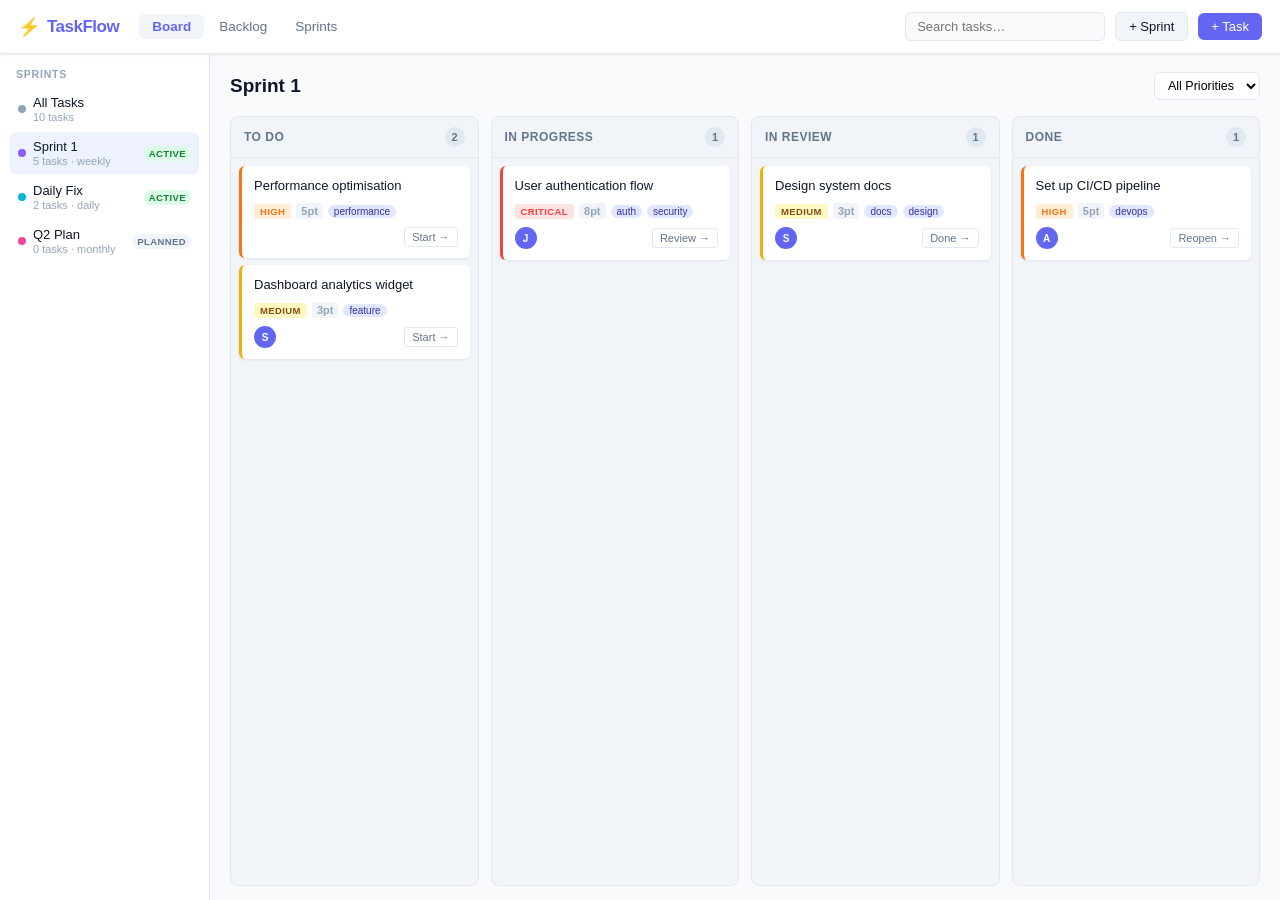
<file: index.html>
<!DOCTYPE html>
<html lang="en">
<head>
  <meta charset="UTF-8" />
  <meta name="viewport" content="width=device-width, initial-scale=1.0" />
  <title>TaskFlow</title>
  <link rel="manifest" href="manifest.json" />
  <meta name="theme-color" content="#6366f1" />
  <link rel="apple-touch-icon" href="icon.svg" />
  <link rel="stylesheet" href="styles.css" />
</head>
<body>
<div id="app">

  <header class="header">
    <div class="header-left">
      <div class="logo"><span class="logo-icon">⚡</span><span class="logo-text">TaskFlow</span></div>
      <nav class="nav">
        <button class="nav-btn active" data-view="board">Board</button>
        <button class="nav-btn" data-view="backlog">Backlog</button>
        <button class="nav-btn" data-view="sprints">Sprints</button>
      </nav>
    </div>
    <div class="header-right">
      <input type="text" id="search-input" class="search-input" placeholder="Search tasks…" />
      <button class="btn btn-secondary" id="new-sprint-btn">+ Sprint</button>
      <button class="btn btn-primary" id="new-task-btn">+ Task</button>
    </div>
  </header>

  <div class="body-wrap">
    <aside class="sidebar">
      <div class="sidebar-label">Sprints</div>
      <div id="sprint-list"></div>
    </aside>
    <main class="content">
      <div id="board-view" class="view">
        <div class="view-header"><h2 id="board-title">Board</h2><div class="view-filters"><select id="board-priority-filter"><option value="all">All Priorities</option><option value="critical">Critical</option><option value="high">High</option><option value="medium">Medium</option><option value="low">Low</option></select></div></div>
        <div class="board-columns">
          <div class="board-column" data-status="todo"><div class="col-header"><span class="col-title">To Do</span><span class="col-count" id="count-todo">0</span></div><div class="col-tasks" id="col-todo"></div></div>
          <div class="board-column" data-status="inprogress"><div class="col-header"><span class="col-title">In Progress</span><span class="col-count" id="count-inprogress">0</span></div><div class="col-tasks" id="col-inprogress"></div></div>
          <div class="board-column" data-status="inreview"><div class="col-header"><span class="col-title">In Review</span><span class="col-count" id="count-inreview">0</span></div><div class="col-tasks" id="col-inreview"></div></div>
          <div class="board-column" data-status="done"><div class="col-header"><span class="col-title">Done</span><span class="col-count" id="count-done">0</span></div><div class="col-tasks" id="col-done"></div></div>
        </div>
      </div>
      <div id="backlog-view" class="view hidden">
        <div class="view-header"><h2>Backlog</h2><div class="view-filters"><select id="bl-status-filter"><option value="all">All Statuses</option><option value="todo">To Do</option><option value="inprogress">In Progress</option><option value="inreview">In Review</option><option value="done">Done</option></select><select id="bl-priority-filter"><option value="all">All Priorities</option><option value="critical">Critical</option><option value="high">High</option><option value="medium">Medium</option><option value="low">Low</option></select></div></div>
        <div id="backlog-list" class="backlog-list"></div>
      </div>
      <div id="sprints-view" class="view hidden">
        <div class="view-header"><h2>Sprints</h2></div>
        <div id="sprints-list" class="sprints-list"></div>
      </div>
    </main>
  </div>

</div>

<div id="task-modal" class="modal hidden"><div class="modal-backdrop" id="task-backdrop"></div><div class="modal-box"><div class="modal-head"><h3 id="task-modal-heading">Create Task</h3><button class="modal-close" id="task-modal-close">✕</button></div><div class="modal-body"><div class="field"><label>Title *</label><input type="text" id="t-title" placeholder="What needs to be done?" /></div><div class="field"><label>Description</label><textarea id="t-desc" rows="3" placeholder="Add more detail…"></textarea></div><div class="field-row"><div class="field"><label>Status</label><select id="t-status"><option value="todo">To Do</option><option value="inprogress">In Progress</option><option value="inreview">In Review</option><option value="done">Done</option></select></div><div class="field"><label>Priority</label><select id="t-priority"><option value="low">Low</option><option value="medium" selected>Medium</option><option value="high">High</option><option value="critical">Critical</option></select></div></div><div class="field-row"><div class="field"><label>Sprint</label><select id="t-sprint"><option value="">Backlog (no sprint)</option></select></div><div class="field"><label>Story Points</label><input type="number" id="t-points" min="0" max="99" value="1" /></div></div><div class="field-row"><div class="field"><label>Assignee</label><input type="text" id="t-assignee" placeholder="Name…" /></div><div class="field"><label>Due Date</label><input type="date" id="t-due" /></div></div><div class="field"><label>Labels <small>(comma separated)</small></label><input type="text" id="t-labels" placeholder="bug, feature, docs…" /></div></div><div class="modal-foot"><button class="btn btn-ghost" id="task-cancel-btn">Cancel</button><button class="btn btn-primary" id="task-save-btn">Create Task</button></div></div></div>
<div id="sprint-modal" class="modal hidden"><div class="modal-backdrop" id="sprint-backdrop"></div><div class="modal-box modal-sm"><div class="modal-head"><h3 id="sprint-modal-heading">Create Sprint</h3><button class="modal-close" id="sprint-modal-close">✕</button></div><div class="modal-body"><div class="field"><label>Sprint Name *</label><input type="text" id="s-name" placeholder="Sprint name…" /></div><div class="field"><label>Sprint Type</label><div class="type-selector"><button class="type-btn" data-type="daily">Daily</button><button class="type-btn active" data-type="weekly">Weekly</button><button class="type-btn" data-type="monthly">Monthly</button></div></div><div class="field"><label>Start Date</label><input type="date" id="s-start" /></div><div class="field"><label>Goal</label><textarea id="s-goal" rows="2" placeholder="Sprint goal…"></textarea></div></div><div class="modal-foot"><button class="btn btn-ghost" id="sprint-cancel-btn">Cancel</button><button class="btn btn-primary" id="sprint-save-btn">Create Sprint</button></div></div></div>

<script src="app.js"></script>
<script>
if ('serviceWorker' in navigator) {
  window.addEventListener('load', () => navigator.serviceWorker.register('./sw.js').catch(() => {}));
}
</script>
</body>
</html>
</file>
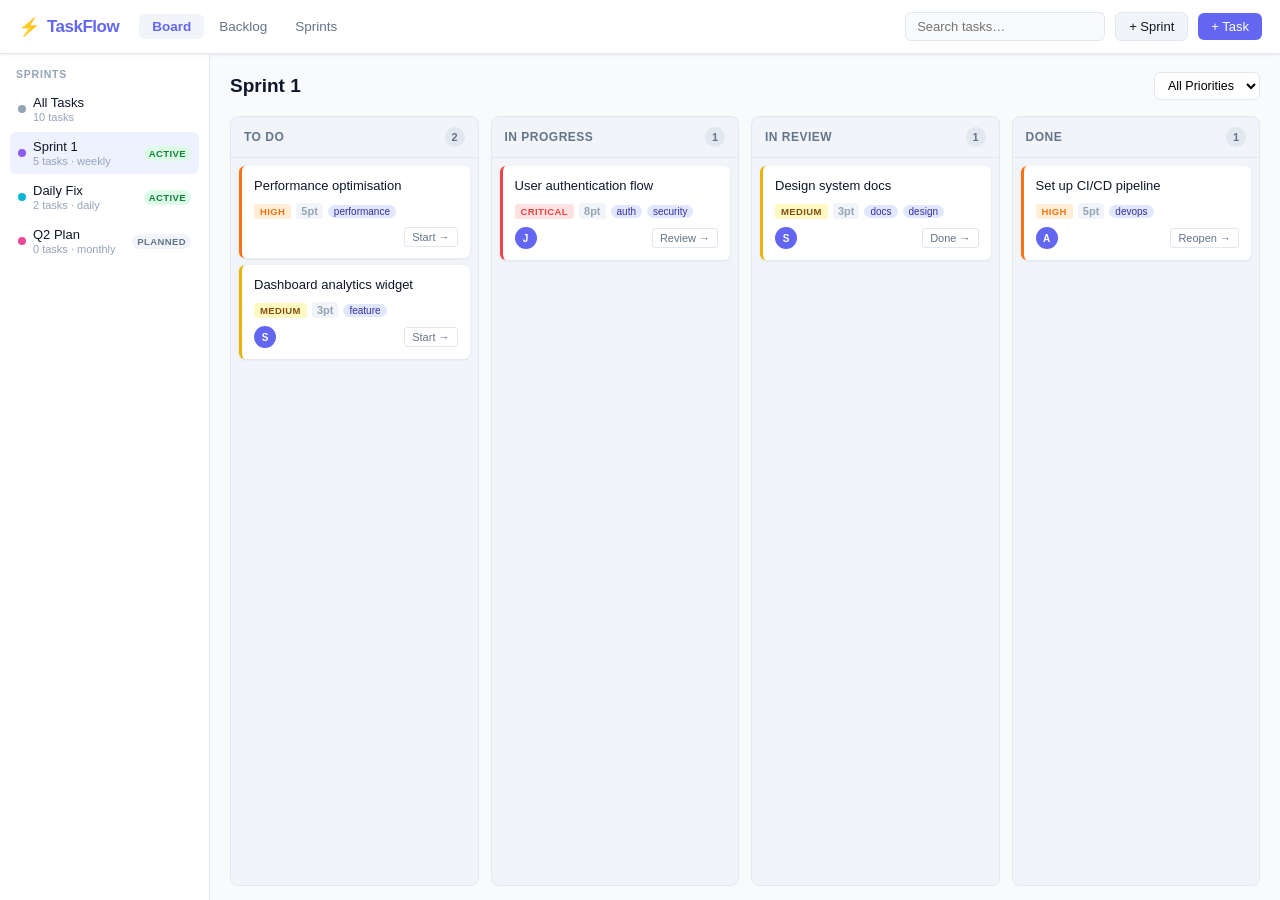
<file: taskflow.html>
<!DOCTYPE html>
<html lang="en">
<head>
  <meta charset="UTF-8" />
  <meta name="viewport" content="width=device-width, initial-scale=1.0" />
  <title>TaskFlow</title>
  <meta name="theme-color" content="#6366f1" />
  <meta name="mobile-web-app-capable" content="yes" />
  <meta name="apple-mobile-web-app-capable" content="yes" />
  <meta name="apple-mobile-web-app-title" content="TaskFlow" />
  <style>
/* ---- Variables ---- */
:root {
  --primary:        #6366f1;
  --primary-dark:   #4f46e5;
  --bg:             #f8fafc;
  --surface:        #ffffff;
  --surface-2:      #f1f5f9;
  --border:         #e2e8f0;
  --text:           #0f172a;
  --text-2:         #64748b;
  --text-3:         #94a3b8;

  --c-critical:     #ef4444;
  --c-high:         #f97316;
  --c-medium:       #eab308;
  --c-low:          #22c55e;

  --c-daily:        #06b6d4;
  --c-weekly:       #8b5cf6;
  --c-monthly:      #ec4899;

  --shadow-sm: 0 1px 3px rgba(0,0,0,.08);
  --shadow-md: 0 4px 8px rgba(0,0,0,.09);
  --shadow-lg: 0 12px 24px rgba(0,0,0,.12);

  --r:    6px;
  --r-lg: 12px;
}

/* ---- Reset ---- */
*, *::before, *::after { box-sizing: border-box; margin: 0; padding: 0; }

body {
  font-family: -apple-system, BlinkMacSystemFont, 'Segoe UI', Roboto, sans-serif;
  background: var(--bg);
  color: var(--text);
  height: 100vh;
  overflow: hidden;
}

#app { display: flex; flex-direction: column; height: 100vh; }

/* ---- Header ---- */
.header {
  display: flex;
  align-items: center;
  justify-content: space-between;
  height: 54px;
  padding: 0 18px;
  background: var(--surface);
  border-bottom: 1px solid var(--border);
  box-shadow: var(--shadow-sm);
  flex-shrink: 0;
  z-index: 50;
}

.header-left  { display: flex; align-items: center; gap: 20px; }
.header-right { display: flex; align-items: center; gap: 10px; }

.logo { display: flex; align-items: center; gap: 7px; text-decoration: none; }
.logo-icon { font-size: 18px; }
.logo-text  { font-size: 17px; font-weight: 700; color: var(--primary); letter-spacing: -.5px; }

.nav { display: flex; gap: 2px; }
.nav-btn {
  padding: 5px 13px;
  border: none;
  background: transparent;
  color: var(--text-2);
  font-size: 13.5px;
  font-weight: 500;
  border-radius: var(--r);
  cursor: pointer;
  transition: background .12s, color .12s;
}
.nav-btn:hover  { background: var(--surface-2); color: var(--text); }
.nav-btn.active { background: var(--surface-2); color: var(--primary); font-weight: 600; }

.search-input {
  padding: 6px 11px;
  width: 200px;
  border: 1px solid var(--border);
  border-radius: var(--r);
  font-size: 13px;
  background: var(--bg);
  outline: none;
  transition: border-color .12s;
}
.search-input:focus { border-color: var(--primary); }

/* ---- Buttons ---- */
.btn {
  padding: 6px 13px;
  border: none;
  border-radius: var(--r);
  font-size: 13px;
  font-weight: 500;
  cursor: pointer;
  transition: background .12s, opacity .12s;
}
.btn-primary   { background: var(--primary); color: #fff; }
.btn-primary:hover { background: var(--primary-dark); }
.btn-secondary { background: var(--surface-2); color: var(--text); border: 1px solid var(--border); }
.btn-secondary:hover { background: var(--border); }
.btn-ghost     { background: transparent; color: var(--text-2); }
.btn-ghost:hover { background: var(--surface-2); }
.btn-danger    { background: #fee2e2; color: var(--c-critical); }
.btn-danger:hover { background: #fecaca; }
.btn-success   { background: #dcfce7; color: #15803d; }
.btn-success:hover { background: #bbf7d0; }
.btn-sm { padding: 4px 9px; font-size: 12px; }

/* ---- Layout ---- */
.body-wrap { display: flex; flex: 1; overflow: hidden; }

/* ---- Sidebar ---- */
.sidebar {
  width: 210px;
  flex-shrink: 0;
  background: var(--surface);
  border-right: 1px solid var(--border);
  overflow-y: auto;
  padding: 14px 10px;
}

.sidebar-label {
  font-size: 10.5px;
  font-weight: 700;
  text-transform: uppercase;
  letter-spacing: .8px;
  color: var(--text-3);
  padding: 0 6px 8px;
}

.sp-item {
  display: flex;
  align-items: center;
  gap: 7px;
  padding: 7px 8px;
  border-radius: var(--r);
  cursor: pointer;
  transition: background .1s;
  margin-bottom: 2px;
}
.sp-item:hover  { background: var(--surface-2); }
.sp-item.active { background: #eef2ff; }

.sp-dot { width: 8px; height: 8px; border-radius: 50%; flex-shrink: 0; }

.sp-info       { flex: 1; min-width: 0; }
.sp-name       { font-size: 13px; font-weight: 500; white-space: nowrap; overflow: hidden; text-overflow: ellipsis; }
.sp-sub        { font-size: 11px; color: var(--text-3); margin-top: 1px; }

.sp-badge {
  font-size: 9.5px;
  font-weight: 700;
  padding: 2px 5px;
  border-radius: 8px;
  text-transform: uppercase;
  letter-spacing: .4px;
}
.sp-badge-planned   { background: #f1f5f9; color: var(--text-2); }
.sp-badge-active    { background: #dcfce7; color: #15803d; }
.sp-badge-completed { background: #e0e7ff; color: #4338ca; }

/* ---- Content ---- */
.content { flex: 1; overflow: hidden; display: flex; flex-direction: column; }

.view { flex: 1; display: flex; flex-direction: column; overflow: hidden; padding: 18px 20px 0; }
.view.hidden { display: none !important; }

.view-header {
  display: flex;
  align-items: center;
  justify-content: space-between;
  margin-bottom: 16px;
  flex-shrink: 0;
}
.view-header h2 { font-size: 19px; font-weight: 700; }

.view-filters { display: flex; gap: 7px; }
.view-filters select {
  padding: 5px 9px;
  border: 1px solid var(--border);
  border-radius: var(--r);
  font-size: 12.5px;
  background: var(--surface);
  cursor: pointer;
  outline: none;
}

/* ---- Board ---- */
.board-columns {
  display: flex;
  gap: 12px;
  flex: 1;
  overflow-x: auto;
  overflow-y: hidden;
  padding-bottom: 14px;
}

.board-column {
  flex: 1;
  min-width: 230px;
  background: var(--surface-2);
  border-radius: 8px;
  display: flex;
  flex-direction: column;
  overflow: hidden;
  border: 1px solid var(--border);
}

.col-header {
  display: flex;
  align-items: center;
  justify-content: space-between;
  padding: 10px 13px;
  border-bottom: 1px solid var(--border);
  flex-shrink: 0;
}
.col-title { font-size: 12px; font-weight: 700; color: var(--text-2); text-transform: uppercase; letter-spacing: .5px; }
.col-count {
  font-size: 11px; font-weight: 700;
  background: var(--border); color: var(--text-2);
  width: 20px; height: 20px; border-radius: 50%;
  display: flex; align-items: center; justify-content: center;
}

.col-tasks {
  flex: 1;
  overflow-y: auto;
  padding: 8px;
  display: flex;
  flex-direction: column;
  gap: 7px;
}

/* drag-over highlight */
.col-tasks.drag-over { background: #e0e7ff40; outline: 2px dashed var(--primary); border-radius: 6px; }

/* ---- Task Card ---- */
.task-card {
  background: var(--surface);
  border-radius: var(--r);
  padding: 11px 12px;
  box-shadow: var(--shadow-sm);
  cursor: grab;
  transition: box-shadow .12s, transform .12s;
  border-left: 3px solid transparent;
  position: relative;
  animation: fadeUp .18s ease;
}
.task-card:active { cursor: grabbing; }
.task-card:hover  { box-shadow: var(--shadow-md); transform: translateY(-1px); }
.task-card.dragging { opacity: .45; }

.task-card.priority-critical { border-left-color: var(--c-critical); }
.task-card.priority-high     { border-left-color: var(--c-high); }
.task-card.priority-medium   { border-left-color: var(--c-medium); }
.task-card.priority-low      { border-left-color: var(--c-low); }

.card-title { font-size: 13px; font-weight: 500; line-height: 1.4; margin-bottom: 8px; }

.card-meta { display: flex; align-items: center; gap: 5px; flex-wrap: wrap; margin-bottom: 8px; }

.pri-badge {
  font-size: 9.5px; font-weight: 700;
  padding: 2px 6px; border-radius: 3px;
  text-transform: uppercase; letter-spacing: .4px;
}
.pri-badge.critical { background: #fee2e2; color: var(--c-critical); }
.pri-badge.high     { background: #ffedd5; color: var(--c-high); }
.pri-badge.medium   { background: #fef9c3; color: #854d0e; }
.pri-badge.low      { background: #dcfce7; color: #14532d; }

.pts-badge { font-size: 11px; font-weight: 600; color: var(--text-3); background: var(--surface-2); padding: 2px 5px; border-radius: 3px; }

.label-chip { font-size: 10px; padding: 1px 6px; border-radius: 10px; background: #e0e7ff; color: #3730a3; font-weight: 500; }

.card-footer { display: flex; align-items: center; gap: 6px; }

.assignee-avatar {
  width: 22px; height: 22px; border-radius: 50%;
  background: var(--primary); color: #fff;
  font-size: 10px; font-weight: 700;
  display: flex; align-items: center; justify-content: center;
  flex-shrink: 0;
  position: relative;
}
.assignee-avatar .tip {
  position: absolute; bottom: calc(100% + 4px); left: 50%;
  transform: translateX(-50%);
  background: #1e293b; color: #fff; font-size: 11px;
  padding: 3px 7px; border-radius: 4px;
  white-space: nowrap; opacity: 0; pointer-events: none;
  transition: opacity .12s;
}
.assignee-avatar:hover .tip { opacity: 1; }

.due-label { font-size: 11px; color: var(--text-3); }
.due-label.overdue { color: var(--c-critical); font-weight: 600; }

.advance-btn {
  margin-left: auto;
  font-size: 11px; padding: 3px 7px;
  border: 1px solid var(--border); border-radius: 3px;
  background: var(--surface); cursor: pointer; color: var(--text-2);
  transition: background .12s, color .12s, border-color .12s;
}
.advance-btn:hover { background: var(--primary); color: #fff; border-color: var(--primary); }

/* hover actions */
.card-actions {
  position: absolute; top: 8px; right: 8px;
  display: none; gap: 3px;
}
.task-card:hover .card-actions { display: flex; }
.card-action {
  width: 20px; height: 20px; border: none; border-radius: 3px;
  background: var(--surface-2); color: var(--text-3);
  font-size: 11px; cursor: pointer;
  display: flex; align-items: center; justify-content: center;
  transition: background .1s, color .1s;
}
.card-action:hover              { background: var(--border); color: var(--text); }
.card-action.del:hover          { background: #fee2e2; color: var(--c-critical); }

/* ---- Backlog ---- */
.backlog-list { flex: 1; overflow-y: auto; padding-bottom: 14px; }

.bl-section { margin-bottom: 18px; }

.bl-section-head {
  display: flex; align-items: center; gap: 8px;
  padding: 9px 13px;
  background: var(--surface);
  border: 1px solid var(--border);
  border-radius: var(--r);
  margin-bottom: 4px;
}
.bl-section-head h4 { font-size: 13.5px; font-weight: 600; }
.bl-task-count { font-size: 12px; color: var(--text-3); margin-left: auto; }

.bl-row {
  display: flex; align-items: center; gap: 10px;
  padding: 9px 13px;
  background: var(--surface);
  border: 1px solid var(--border);
  border-radius: var(--r);
  margin-bottom: 4px;
  cursor: pointer;
  transition: border-color .1s, box-shadow .1s;
}
.bl-row:hover { border-color: var(--primary); box-shadow: var(--shadow-sm); }

.bl-title { flex: 1; font-size: 13.5px; font-weight: 500; }
.bl-meta  { display: flex; align-items: center; gap: 7px; }

.status-chip {
  font-size: 11px; font-weight: 500;
  padding: 2px 8px; border-radius: 10px;
}
.status-chip.todo       { background: #f1f5f9; color: var(--text-2); }
.status-chip.inprogress { background: #eef2ff; color: var(--primary); }
.status-chip.inreview   { background: #fff7ed; color: var(--c-high); }
.status-chip.done       { background: #dcfce7; color: #15803d; }

/* ---- Sprints View ---- */
.sprints-list { flex: 1; overflow-y: auto; display: flex; flex-direction: column; gap: 14px; padding-bottom: 20px; }

.sprint-card {
  background: var(--surface);
  border: 1px solid var(--border);
  border-radius: 10px;
  overflow: hidden;
  box-shadow: var(--shadow-sm);
}

.sc-head {
  display: flex; align-items: center; justify-content: space-between;
  padding: 14px 18px;
  border-bottom: 1px solid var(--border);
}
.sc-title { display: flex; align-items: center; gap: 9px; }
.sc-name  { font-size: 15px; font-weight: 600; }
.sc-actions { display: flex; gap: 6px; }

.type-tag {
  font-size: 10.5px; font-weight: 700;
  padding: 2px 8px; border-radius: 10px;
  text-transform: uppercase; letter-spacing: .5px;
}
.type-tag.daily   { background: #cffafe; color: #0e7490; }
.type-tag.weekly  { background: #ede9fe; color: #6d28d9; }
.type-tag.monthly { background: #fce7f3; color: #9d174d; }

.status-tag {
  font-size: 10.5px; font-weight: 700;
  padding: 2px 8px; border-radius: 10px;
  text-transform: uppercase; letter-spacing: .4px;
}
.status-tag.planned   { background: #f1f5f9; color: var(--text-2); }
.status-tag.active    { background: #dcfce7; color: #15803d; }
.status-tag.completed { background: #e0e7ff; color: #4338ca; }

.sc-goal {
  padding: 8px 18px;
  font-size: 12.5px; color: var(--text-2);
  background: var(--bg);
  border-bottom: 1px solid var(--border);
}

.sc-stats {
  display: flex; gap: 0;
  background: var(--bg);
  border-bottom: 1px solid var(--border);
}
.sc-stat {
  flex: 1; padding: 10px 18px;
  border-right: 1px solid var(--border);
}
.sc-stat:last-child { border-right: none; }
.sc-stat-label { font-size: 10.5px; color: var(--text-3); font-weight: 600; text-transform: uppercase; letter-spacing: .4px; }
.sc-stat-value { font-size: 14px; font-weight: 700; color: var(--text); margin-top: 2px; }
.sc-stat-value.warn   { color: var(--c-high); }
.sc-stat-value.danger { color: var(--c-critical); }

.sc-progress { padding: 8px 18px; }
.progress-bar { height: 5px; background: var(--border); border-radius: 3px; overflow: hidden; }
.progress-fill { height: 100%; background: var(--primary); border-radius: 3px; transition: width .3s; }

.sc-chips { display: flex; flex-wrap: wrap; gap: 6px; padding: 10px 18px 14px; }
.sc-chip {
  font-size: 12px; padding: 4px 10px;
  border-radius: var(--r); background: var(--surface-2); color: var(--text-2);
  cursor: pointer; border: 1px solid var(--border);
  transition: background .1s;
}
.sc-chip:hover { background: var(--border); }

/* ---- Modals ---- */
.modal {
  position: fixed; inset: 0; z-index: 200;
  display: flex; align-items: center; justify-content: center;
}
.modal.hidden { display: none; }

.modal-backdrop {
  position: absolute; inset: 0;
  background: rgba(15,23,42,.45);
  backdrop-filter: blur(3px);
}

.modal-box {
  position: relative; z-index: 1;
  background: var(--surface);
  border-radius: var(--r-lg);
  box-shadow: var(--shadow-lg);
  width: 540px; max-width: 96vw; max-height: 92vh;
  display: flex; flex-direction: column;
}
.modal-sm { width: 420px; }

.modal-head {
  display: flex; align-items: center; justify-content: space-between;
  padding: 18px 22px 14px;
  border-bottom: 1px solid var(--border);
}
.modal-head h3 { font-size: 17px; font-weight: 600; }

.modal-close {
  background: none; border: none; font-size: 16px;
  color: var(--text-3); cursor: pointer;
  padding: 3px 6px; border-radius: 4px;
  transition: background .1s, color .1s;
}
.modal-close:hover { background: var(--surface-2); color: var(--text); }

.modal-body {
  padding: 18px 22px;
  overflow-y: auto;
  display: flex; flex-direction: column; gap: 14px;
}

.modal-foot {
  display: flex; justify-content: flex-end; gap: 8px;
  padding: 14px 22px;
  border-top: 1px solid var(--border);
}

/* ---- Forms ---- */
.field { display: flex; flex-direction: column; gap: 5px; }
.field label { font-size: 12.5px; font-weight: 500; color: var(--text-2); }
.field small  { font-weight: 400; color: var(--text-3); }

.field input,
.field select,
.field textarea {
  padding: 7px 11px;
  border: 1px solid var(--border);
  border-radius: var(--r);
  font-size: 13.5px;
  color: var(--text);
  background: var(--bg);
  font-family: inherit;
  outline: none;
  transition: border-color .12s;
}
.field input:focus,
.field select:focus,
.field textarea:focus { border-color: var(--primary); }
.field textarea { resize: vertical; }
.field input.error { border-color: var(--c-critical); }

.field-row { display: flex; gap: 12px; }
.field-row .field { flex: 1; }

/* Sprint type selector */
.type-selector { display: flex; gap: 7px; }
.type-btn {
  flex: 1; padding: 8px;
  border: 2px solid var(--border);
  border-radius: var(--r);
  background: var(--surface);
  font-size: 13px; font-weight: 500;
  cursor: pointer; color: var(--text-2);
  transition: border-color .12s, background .12s, color .12s;
}
.type-btn:hover { border-color: var(--primary); color: var(--primary); }
.type-btn[data-type="daily"].active   { border-color: var(--c-daily);   background: #cffafe; color: #0e7490; }
.type-btn[data-type="weekly"].active  { border-color: var(--c-weekly);  background: #ede9fe; color: #6d28d9; }
.type-btn[data-type="monthly"].active { border-color: var(--c-monthly); background: #fce7f3; color: #9d174d; }

/* ---- Empty State ---- */
.empty {
  display: flex; flex-direction: column;
  align-items: center; justify-content: center;
  padding: 36px 20px;
  color: var(--text-3); text-align: center; gap: 6px;
}
.empty-icon { font-size: 28px; }
.empty-text { font-size: 13.5px; }

/* ---- Scrollbar ---- */
::-webkit-scrollbar { width: 5px; height: 5px; }
::-webkit-scrollbar-track { background: transparent; }
::-webkit-scrollbar-thumb { background: var(--border); border-radius: 3px; }
::-webkit-scrollbar-thumb:hover { background: var(--text-3); }

/* ---- Animations ---- */
@keyframes fadeUp {
  from { opacity: 0; transform: translateY(5px); }
  to   { opacity: 1; transform: translateY(0); }
}

/* ---- Responsive ---- */
@media (max-width: 860px) {
  .sidebar { display: none; }
}
@media (max-width: 640px) {
  .board-columns { flex-direction: column; overflow-y: auto; overflow-x: hidden; }
  .board-column  { max-width: none; }
}

</style>
</head>
<body>
<div id="app">

  <!-- Header -->
  <header class="header">
    <div class="header-left">
      <div class="logo">
        <span class="logo-icon">⚡</span>
        <span class="logo-text">TaskFlow</span>
      </div>
      <nav class="nav">
        <button class="nav-btn active" data-view="board">Board</button>
        <button class="nav-btn" data-view="backlog">Backlog</button>
        <button class="nav-btn" data-view="sprints">Sprints</button>
      </nav>
    </div>
    <div class="header-right">
      <input type="text" id="search-input" class="search-input" placeholder="Search tasks…" />
      <button class="btn btn-secondary" id="new-sprint-btn">+ Sprint</button>
      <button class="btn btn-primary" id="new-task-btn">+ Task</button>
    </div>
  </header>

  <!-- Body -->
  <div class="body-wrap">

    <!-- Sidebar -->
    <aside class="sidebar">
      <div class="sidebar-label">Sprints</div>
      <div id="sprint-list"></div>
    </aside>

    <!-- Views -->
    <main class="content">

      <!-- Board -->
      <div id="board-view" class="view">
        <div class="view-header">
          <h2 id="board-title">Board</h2>
          <div class="view-filters">
            <select id="board-priority-filter">
              <option value="all">All Priorities</option>
              <option value="critical">Critical</option>
              <option value="high">High</option>
              <option value="medium">Medium</option>
              <option value="low">Low</option>
            </select>
          </div>
        </div>
        <div class="board-columns">
          <div class="board-column" data-status="todo">
            <div class="col-header">
              <span class="col-title">To Do</span>
              <span class="col-count" id="count-todo">0</span>
            </div>
            <div class="col-tasks" id="col-todo"></div>
          </div>
          <div class="board-column" data-status="inprogress">
            <div class="col-header">
              <span class="col-title">In Progress</span>
              <span class="col-count" id="count-inprogress">0</span>
            </div>
            <div class="col-tasks" id="col-inprogress"></div>
          </div>
          <div class="board-column" data-status="inreview">
            <div class="col-header">
              <span class="col-title">In Review</span>
              <span class="col-count" id="count-inreview">0</span>
            </div>
            <div class="col-tasks" id="col-inreview"></div>
          </div>
          <div class="board-column" data-status="done">
            <div class="col-header">
              <span class="col-title">Done</span>
              <span class="col-count" id="count-done">0</span>
            </div>
            <div class="col-tasks" id="col-done"></div>
          </div>
        </div>
      </div>

      <!-- Backlog -->
      <div id="backlog-view" class="view hidden">
        <div class="view-header">
          <h2>Backlog</h2>
          <div class="view-filters">
            <select id="bl-status-filter">
              <option value="all">All Statuses</option>
              <option value="todo">To Do</option>
              <option value="inprogress">In Progress</option>
              <option value="inreview">In Review</option>
              <option value="done">Done</option>
            </select>
            <select id="bl-priority-filter">
              <option value="all">All Priorities</option>
              <option value="critical">Critical</option>
              <option value="high">High</option>
              <option value="medium">Medium</option>
              <option value="low">Low</option>
            </select>
          </div>
        </div>
        <div id="backlog-list" class="backlog-list"></div>
      </div>

      <!-- Sprints -->
      <div id="sprints-view" class="view hidden">
        <div class="view-header">
          <h2>Sprints</h2>
        </div>
        <div id="sprints-list" class="sprints-list"></div>
      </div>

    </main>
  </div><!-- /body-wrap -->

</div><!-- /app -->

<!-- Task Modal -->
<div id="task-modal" class="modal hidden">
  <div class="modal-backdrop" id="task-backdrop"></div>
  <div class="modal-box">
    <div class="modal-head">
      <h3 id="task-modal-heading">Create Task</h3>
      <button class="modal-close" id="task-modal-close">✕</button>
    </div>
    <div class="modal-body">
      <div class="field">
        <label>Title *</label>
        <input type="text" id="t-title" placeholder="What needs to be done?" />
      </div>
      <div class="field">
        <label>Description</label>
        <textarea id="t-desc" rows="3" placeholder="Add more detail…"></textarea>
      </div>
      <div class="field-row">
        <div class="field">
          <label>Status</label>
          <select id="t-status">
            <option value="todo">To Do</option>
            <option value="inprogress">In Progress</option>
            <option value="inreview">In Review</option>
            <option value="done">Done</option>
          </select>
        </div>
        <div class="field">
          <label>Priority</label>
          <select id="t-priority">
            <option value="low">Low</option>
            <option value="medium" selected>Medium</option>
            <option value="high">High</option>
            <option value="critical">Critical</option>
          </select>
        </div>
      </div>
      <div class="field-row">
        <div class="field">
          <label>Sprint</label>
          <select id="t-sprint">
            <option value="">Backlog (no sprint)</option>
          </select>
        </div>
        <div class="field">
          <label>Story Points</label>
          <input type="number" id="t-points" min="0" max="99" value="1" />
        </div>
      </div>
      <div class="field-row">
        <div class="field">
          <label>Assignee</label>
          <input type="text" id="t-assignee" placeholder="Name…" />
        </div>
        <div class="field">
          <label>Due Date</label>
          <input type="date" id="t-due" />
        </div>
      </div>
      <div class="field">
        <label>Labels <small>(comma separated)</small></label>
        <input type="text" id="t-labels" placeholder="bug, feature, docs…" />
      </div>
    </div>
    <div class="modal-foot">
      <button class="btn btn-ghost" id="task-cancel-btn">Cancel</button>
      <button class="btn btn-primary" id="task-save-btn">Create Task</button>
    </div>
  </div>
</div>

<!-- Sprint Modal -->
<div id="sprint-modal" class="modal hidden">
  <div class="modal-backdrop" id="sprint-backdrop"></div>
  <div class="modal-box modal-sm">
    <div class="modal-head">
      <h3 id="sprint-modal-heading">Create Sprint</h3>
      <button class="modal-close" id="sprint-modal-close">✕</button>
    </div>
    <div class="modal-body">
      <div class="field">
        <label>Sprint Name *</label>
        <input type="text" id="s-name" placeholder="Sprint name…" />
      </div>
      <div class="field">
        <label>Sprint Type</label>
        <div class="type-selector">
          <button class="type-btn" data-type="daily">Daily</button>
          <button class="type-btn active" data-type="weekly">Weekly</button>
          <button class="type-btn" data-type="monthly">Monthly</button>
        </div>
      </div>
      <div class="field">
        <label>Start Date</label>
        <input type="date" id="s-start" />
      </div>
      <div class="field">
        <label>Goal</label>
        <textarea id="s-goal" rows="2" placeholder="Sprint goal…"></textarea>
      </div>
    </div>
    <div class="modal-foot">
      <button class="btn btn-ghost" id="sprint-cancel-btn">Cancel</button>
      <button class="btn btn-primary" id="sprint-save-btn">Create Sprint</button>
    </div>
  </div>
</div>

<script>
'use strict';

// ─── Storage ──────────────────────────────────────────────────────────────────
const STORE_KEY = 'taskflow_v2';

function save() {
  localStorage.setItem(STORE_KEY, JSON.stringify({ tasks: st.tasks, sprints: st.sprints }));
}

function load() {
  try {
    const d = JSON.parse(localStorage.getItem(STORE_KEY) || '{}');
    st.tasks   = Array.isArray(d.tasks)   ? d.tasks   : [];
    st.sprints = Array.isArray(d.sprints) ? d.sprints : [];
    if (!st.tasks.length && !st.sprints.length) seed();
  } catch { seed(); }
}

// ─── State ────────────────────────────────────────────────────────────────────
const st = {
  tasks:          [],
  sprints:        [],
  view:           'board',
  selectedSprint: null,   // sprint id or null = "all"
  editingTask:    null,
  editingSprint:  null,
  sprintType:     'weekly',
  filters: { priority: 'all', status: 'all', search: '' },
};

// ─── ID / Date helpers ────────────────────────────────────────────────────────
const uid = () => Date.now().toString(36) + Math.random().toString(36).slice(2, 7);
const today = () => new Date().toISOString().split('T')[0];

function addDays(dateStr, n) {
  const d = new Date(dateStr + 'T12:00:00');
  d.setDate(d.getDate() + n);
  return d.toISOString().split('T')[0];
}

function sprintEnd(start, type) {
  if (type === 'daily')   return addDays(start, 1);
  if (type === 'weekly')  return addDays(start, 7);
  if (type === 'monthly') return addDays(start, 30);
  return addDays(start, 7);
}

function daysLeft(end) {
  const ms = new Date(end + 'T23:59:59') - Date.now();
  return Math.ceil(ms / 86400000);
}

function fmtDate(d) {
  if (!d) return '';
  return new Date(d + 'T12:00:00').toLocaleDateString('en-US', { month: 'short', day: 'numeric', year: 'numeric' });
}

function isOverdue(d) {
  return d && new Date(d + 'T23:59:59') < Date.now();
}

// ─── Task CRUD ────────────────────────────────────────────────────────────────
function addTask(data) {
  const t = {
    id: uid(), title: data.title, description: data.description || '',
    status: data.status || 'todo', priority: data.priority || 'medium',
    sprintId: data.sprintId || null, storyPoints: Number(data.storyPoints) || 1,
    labels: data.labels || [], assignee: data.assignee || '',
    dueDate: data.dueDate || null,
    createdAt: new Date().toISOString(),
  };
  st.tasks.unshift(t);
  save();
  return t.id;
}

function editTask(id, patch) {
  const i = st.tasks.findIndex(t => t.id === id);
  if (i < 0) return;
  st.tasks[i] = { ...st.tasks[i], ...patch };
  save();
}

function removeTask(id) {
  st.tasks = st.tasks.filter(t => t.id !== id);
  save();
}

// ─── Sprint CRUD ──────────────────────────────────────────────────────────────
function addSprint(data) {
  const start = data.startDate || today();
  const sp = {
    id: uid(), name: data.name,
    type: data.type || 'weekly',
    startDate: start, endDate: sprintEnd(start, data.type || 'weekly'),
    goal: data.goal || '', status: data.status || 'planned',
  };
  st.sprints.push(sp);
  save();
  return sp.id;
}

function editSprint(id, patch) {
  const i = st.sprints.findIndex(s => s.id === id);
  if (i < 0) return;
  st.sprints[i] = { ...st.sprints[i], ...patch };
  // Recalc end date if start or type changed
  const s = st.sprints[i];
  st.sprints[i].endDate = sprintEnd(s.startDate, s.type);
  save();
}

function removeSprint(id) {
  st.tasks.forEach(t => { if (t.sprintId === id) editTask(t.id, { sprintId: null }); });
  st.sprints = st.sprints.filter(s => s.id !== id);
  save();
}

// ─── Seed data ────────────────────────────────────────────────────────────────
function seed() {
  const s1 = addSprint({ name: 'Sprint 1', type: 'weekly',  startDate: today(), goal: 'Ship the MVP',          status: 'active'  });
  const s2 = addSprint({ name: 'Daily Fix', type: 'daily',  startDate: today(), goal: 'Patch critical bugs',   status: 'active'  });
  const s3 = addSprint({ name: 'Q2 Plan',   type: 'monthly',startDate: today(), goal: 'Roadmap for Q2 launch', status: 'planned' });

  [
    { title: 'Set up CI/CD pipeline',        description: 'Configure GitHub Actions for deploy',   priority: 'high',     status: 'done',       sprintId: s1, storyPoints: 5, labels: ['devops'],         assignee: 'Alex'   },
    { title: 'Design system docs',           description: 'Document all components & tokens',      priority: 'medium',   status: 'inreview',   sprintId: s1, storyPoints: 3, labels: ['docs','design'],   assignee: 'Sam'    },
    { title: 'User authentication flow',     description: 'OAuth 2.0 with Google and GitHub',      priority: 'critical', status: 'inprogress', sprintId: s1, storyPoints: 8, labels: ['auth','security'],  assignee: 'Jordan' },
    { title: 'Fix login redirect bug',       description: 'Redirect not firing after login',       priority: 'critical', status: 'inprogress', sprintId: s2, storyPoints: 2, labels: ['bug'],              assignee: 'Alex'   },
    { title: 'Dashboard analytics widget',   description: 'Add charts for key metrics',            priority: 'medium',   status: 'todo',       sprintId: s1, storyPoints: 3, labels: ['feature'],         assignee: 'Sam'    },
    { title: 'Mobile responsive layout',     description: 'All pages must work on mobile',         priority: 'high',     status: 'todo',       sprintId: s2, storyPoints: 5, labels: ['mobile','ui'],      assignee: 'Jordan' },
    { title: 'Performance optimisation',     description: 'Improve page load with lazy loading',   priority: 'high',     status: 'todo',       sprintId: s1, storyPoints: 5, labels: ['performance'],     assignee: ''       },
    { title: 'API rate limiting',            description: 'Prevent abuse with rate limits',        priority: 'low',      status: 'todo',       sprintId: null, storyPoints: 3, labels: ['api','security'], assignee: ''       },
    { title: 'Email notification system',    description: 'Send alerts for important events',      priority: 'medium',   status: 'todo',       sprintId: null, storyPoints: 5, labels: ['feature'],        assignee: ''       },
    { title: 'Data export (CSV / JSON)',     description: 'Let users export their data',           priority: 'low',      status: 'todo',       sprintId: null, storyPoints: 3, labels: ['feature'],        assignee: ''       },
  ].forEach(t => addTask(t));
}

// ─── Filtering ────────────────────────────────────────────────────────────────
function applyFilters(tasks) {
  return tasks.filter(t => {
    if (st.filters.priority !== 'all' && t.priority !== st.filters.priority) return false;
    if (st.filters.status   !== 'all' && t.status   !== st.filters.status)   return false;
    if (st.filters.search) {
      const q = st.filters.search.toLowerCase();
      if (!t.title.toLowerCase().includes(q) && !(t.description || '').toLowerCase().includes(q)) return false;
    }
    return true;
  });
}

function boardTasks() {
  let pool = st.selectedSprint ? st.tasks.filter(t => t.sprintId === st.selectedSprint) : st.tasks;
  return applyFilters(pool);
}

// ─── XSS-safe escape ─────────────────────────────────────────────────────────
function esc(s) {
  return String(s ?? '')
    .replace(/&/g,'&amp;').replace(/</g,'&lt;').replace(/>/g,'&gt;').replace(/"/g,'&quot;');
}

// ─── Render helpers ───────────────────────────────────────────────────────────
const TYPE_COLORS = { daily: '#06b6d4', weekly: '#8b5cf6', monthly: '#ec4899' };
const STATUS_LABELS = { todo: 'To Do', inprogress: 'In Progress', inreview: 'In Review', done: 'Done' };
const NEXT_STATUS   = { todo: 'inprogress', inprogress: 'inreview', inreview: 'done', done: 'todo' };
const NEXT_LABEL    = { todo: 'Start', inprogress: 'Review', inreview: 'Done', done: 'Reopen' };

// ─── Sidebar ─────────────────────────────────────────────────────────────────
function renderSidebar() {
  const el = document.getElementById('sprint-list');
  const allActive = !st.selectedSprint;

  let html = `
    <div class="sp-item ${allActive ? 'active' : ''}" data-sid="__all__">
      <div class="sp-dot" style="background:var(--text-3)"></div>
      <div class="sp-info">
        <div class="sp-name">All Tasks</div>
        <div class="sp-sub">${st.tasks.length} tasks</div>
      </div>
    </div>`;

  for (const sp of st.sprints) {
    const cnt = st.tasks.filter(t => t.sprintId === sp.id).length;
    html += `
      <div class="sp-item ${st.selectedSprint === sp.id ? 'active' : ''}" data-sid="${sp.id}">
        <div class="sp-dot" style="background:${TYPE_COLORS[sp.type]}"></div>
        <div class="sp-info">
          <div class="sp-name">${esc(sp.name)}</div>
          <div class="sp-sub">${cnt} tasks · ${sp.type}</div>
        </div>
        <span class="sp-badge sp-badge-${sp.status}">${sp.status}</span>
      </div>`;
  }

  el.innerHTML = html;

  el.querySelectorAll('.sp-item').forEach(item => {
    item.addEventListener('click', () => {
      const sid = item.dataset.sid;
      st.selectedSprint = sid === '__all__' ? null : sid;
      renderAll();
    });
  });
}

// ─── Board ────────────────────────────────────────────────────────────────────
function renderBoard() {
  const sp = st.selectedSprint ? st.sprints.find(s => s.id === st.selectedSprint) : null;
  document.getElementById('board-title').textContent = sp ? sp.name : 'All Tasks';

  const tasks = boardTasks();
  const COLS = ['todo', 'inprogress', 'inreview', 'done'];

  COLS.forEach(status => {
    const col   = tasks.filter(t => t.status === status);
    document.getElementById('count-' + status).textContent = col.length;
    const el = document.getElementById('col-' + status);
    el.innerHTML = col.length
      ? col.map(taskCardHTML).join('')
      : `<div class="empty"><div class="empty-text">No tasks</div></div>`;
    attachCardEvents(el);
  });
}

function taskCardHTML(t) {
  const labels = t.labels.slice(0, 3).map(l => `<span class="label-chip">${esc(l)}</span>`).join('');
  const avatar = t.assignee
    ? `<div class="assignee-avatar">${esc(t.assignee[0].toUpperCase())}<span class="tip">${esc(t.assignee)}</span></div>`
    : '';
  const due = t.dueDate
    ? `<span class="due-label ${isOverdue(t.dueDate) && t.status !== 'done' ? 'overdue' : ''}">${fmtDate(t.dueDate)}</span>`
    : '';

  return `
    <div class="task-card priority-${t.priority}" draggable="true" data-id="${t.id}">
      <div class="card-actions">
        <button class="card-action edit" data-id="${t.id}" title="Edit">✎</button>
        <button class="card-action del"  data-id="${t.id}" title="Delete">✕</button>
      </div>
      <div class="card-title">${esc(t.title)}</div>
      <div class="card-meta">
        <span class="pri-badge ${t.priority}">${t.priority}</span>
        <span class="pts-badge">${t.storyPoints}pt</span>
        ${labels}
      </div>
      <div class="card-footer">
        ${avatar}${due}
        <button class="advance-btn" data-id="${t.id}">${NEXT_LABEL[t.status]} →</button>
      </div>
    </div>`;
}

function attachCardEvents(container) {
  // Drag & drop
  container.querySelectorAll('.task-card[draggable]').forEach(card => {
    card.addEventListener('dragstart', e => {
      e.dataTransfer.effectAllowed = 'move';
      e.dataTransfer.setData('text/plain', card.dataset.id);
      card.classList.add('dragging');
    });
    card.addEventListener('dragend', () => card.classList.remove('dragging'));
  });

  // Click-to-edit (card body, not buttons)
  container.querySelectorAll('.task-card').forEach(card => {
    card.addEventListener('click', e => {
      if (e.target.closest('.card-action, .advance-btn')) return;
      openEditTask(card.dataset.id);
    });
  });

  // Edit / delete buttons
  container.querySelectorAll('.card-action.edit').forEach(btn =>
    btn.addEventListener('click', e => { e.stopPropagation(); openEditTask(btn.dataset.id); }));
  container.querySelectorAll('.card-action.del').forEach(btn =>
    btn.addEventListener('click', e => { e.stopPropagation(); confirmDeleteTask(btn.dataset.id); }));

  // Advance button
  container.querySelectorAll('.advance-btn').forEach(btn =>
    btn.addEventListener('click', e => { e.stopPropagation(); advanceTask(btn.dataset.id); }));
}

// Drop zones
function initDropZones() {
  document.querySelectorAll('.col-tasks').forEach(zone => {
    zone.addEventListener('dragover', e => { e.preventDefault(); zone.classList.add('drag-over'); });
    zone.addEventListener('dragleave', () => zone.classList.remove('drag-over'));
    zone.addEventListener('drop', e => {
      e.preventDefault();
      zone.classList.remove('drag-over');
      const id = e.dataTransfer.getData('text/plain');
      const col = zone.closest('.board-column');
      if (!id || !col) return;
      editTask(id, { status: col.dataset.status });
      renderAll();
    });
  });
}

// ─── Backlog ──────────────────────────────────────────────────────────────────
function renderBacklog() {
  const el = document.getElementById('backlog-list');

  const sections = [];
  st.sprints.filter(s => s.status !== 'completed').forEach(sp => {
    sections.push({ label: sp.name, badge: sp.type, tasks: applyFilters(st.tasks.filter(t => t.sprintId === sp.id)) });
  });
  sections.push({ label: 'Backlog', badge: null, tasks: applyFilters(st.tasks.filter(t => !t.sprintId)) });

  if (sections.every(s => !s.tasks.length)) {
    el.innerHTML = `<div class="empty"><div class="empty-icon">📋</div><div class="empty-text">No tasks yet — create your first one!</div></div>`;
    return;
  }

  el.innerHTML = sections.filter(s => s.tasks.length).map(sec => `
    <div class="bl-section">
      <div class="bl-section-head">
        <h4>${esc(sec.label)}</h4>
        ${sec.badge ? `<span class="type-tag ${sec.badge}">${sec.badge}</span>` : ''}
        <span class="bl-task-count">${sec.tasks.length} task${sec.tasks.length !== 1 ? 's' : ''}</span>
      </div>
      ${sec.tasks.map(blRowHTML).join('')}
    </div>`).join('');

  el.querySelectorAll('.bl-row').forEach(row => {
    row.querySelector('.del-bl')?.addEventListener('click', e => { e.stopPropagation(); confirmDeleteTask(row.dataset.id); });
    row.addEventListener('click', e => { if (!e.target.closest('.del-bl')) openEditTask(row.dataset.id); });
  });
}

function blRowHTML(t) {
  return `
    <div class="bl-row" data-id="${t.id}">
      <span class="pri-badge ${t.priority}">${t.priority}</span>
      <span class="bl-title">${esc(t.title)}</span>
      <div class="bl-meta">
        ${t.assignee ? `<span style="font-size:12px;color:var(--text-3)">${esc(t.assignee)}</span>` : ''}
        <span class="pts-badge">${t.storyPoints}pt</span>
        <span class="status-chip ${t.status}">${STATUS_LABELS[t.status]}</span>
        <button class="btn btn-sm btn-ghost del-bl" style="padding:2px 6px">✕</button>
      </div>
    </div>`;
}

// ─── Sprints view ─────────────────────────────────────────────────────────────
function renderSprints() {
  const el = document.getElementById('sprints-list');

  if (!st.sprints.length) {
    el.innerHTML = `<div class="empty"><div class="empty-icon">🚀</div><div class="empty-text">No sprints yet — create your first sprint!</div></div>`;
    return;
  }

  const ORDER = { active: 0, planned: 1, completed: 2 };
  const sorted = [...st.sprints].sort((a, b) => ORDER[a.status] - ORDER[b.status]);

  el.innerHTML = sorted.map(sprintCardHTML).join('');

  el.querySelectorAll('[data-sp-start]').forEach(btn => btn.addEventListener('click', () => {
    editSprint(btn.dataset.spStart, { status: 'active' });
    if (!st.selectedSprint) st.selectedSprint = btn.dataset.spStart;
    renderAll();
  }));
  el.querySelectorAll('[data-sp-complete]').forEach(btn => btn.addEventListener('click', () => {
    editSprint(btn.dataset.spComplete, { status: 'completed' });
    renderAll();
  }));
  el.querySelectorAll('[data-sp-edit]').forEach(btn => btn.addEventListener('click', () => openEditSprint(btn.dataset.spEdit)));
  el.querySelectorAll('[data-sp-del]').forEach(btn => btn.addEventListener('click', () => confirmDeleteSprint(btn.dataset.spDel)));

  el.querySelectorAll('.sc-chip[data-task-id]').forEach(chip => {
    chip.addEventListener('click', () => openEditTask(chip.dataset.taskId));
  });
  el.querySelectorAll('.sc-chip[data-more-sid]').forEach(chip => {
    chip.addEventListener('click', () => { st.selectedSprint = chip.dataset.moreSid; switchView('board'); });
  });
}

function sprintCardHTML(sp) {
  const tasks    = st.tasks.filter(t => t.sprintId === sp.id);
  const done     = tasks.filter(t => t.status === 'done');
  const pct      = tasks.length ? Math.round(done.length / tasks.length * 100) : 0;
  const left     = daysLeft(sp.endDate);
  const totalPts = tasks.reduce((s, t) => s + t.storyPoints, 0);
  const donePts  = done.reduce((s, t) => s + t.storyPoints, 0);

  let actionHTML = '';
  if (sp.status === 'planned')
    actionHTML = `<button class="btn btn-sm btn-primary" data-sp-start="${sp.id}">Start Sprint</button>`;
  else if (sp.status === 'active')
    actionHTML = `<button class="btn btn-sm btn-success" data-sp-complete="${sp.id}">Complete</button>`;
  else
    actionHTML = `<span class="status-tag completed">Completed</span>`;

  const chips = tasks.slice(0, 5).map(t => `
    <div class="sc-chip" data-task-id="${t.id}">
      <span class="pri-badge ${t.priority}" style="font-size:9px;padding:1px 4px">${t.priority[0].toUpperCase()}</span>
      ${esc(t.title.length > 32 ? t.title.slice(0, 32) + '…' : t.title)}
    </div>`).join('');
  const moreChip = tasks.length > 5
    ? `<div class="sc-chip" data-more-sid="${sp.id}">+${tasks.length - 5} more</div>` : '';

  const leftVal  = left < 0 ? 'Overdue' : left === 0 ? 'Today' : `${left}d`;
  const leftCls  = left < 0 ? 'danger' : left <= 2 ? 'warn' : '';

  return `
    <div class="sprint-card">
      <div class="sc-head">
        <div class="sc-title">
          <span class="type-tag ${sp.type}">${sp.type}</span>
          <span class="sc-name">${esc(sp.name)}</span>
          <span class="status-tag ${sp.status}">${sp.status}</span>
        </div>
        <div class="sc-actions">
          ${actionHTML}
          <button class="btn btn-sm btn-ghost" data-sp-edit="${sp.id}">Edit</button>
          <button class="btn btn-sm btn-danger" data-sp-del="${sp.id}">Delete</button>
        </div>
      </div>
      ${sp.goal ? `<div class="sc-goal">🎯 ${esc(sp.goal)}</div>` : ''}
      <div class="sc-stats">
        <div class="sc-stat"><div class="sc-stat-label">Start</div><div class="sc-stat-value">${fmtDate(sp.startDate)}</div></div>
        <div class="sc-stat"><div class="sc-stat-label">End</div><div class="sc-stat-value">${fmtDate(sp.endDate)}</div></div>
        <div class="sc-stat"><div class="sc-stat-label">Days Left</div><div class="sc-stat-value ${leftCls}">${leftVal}</div></div>
        <div class="sc-stat"><div class="sc-stat-label">Tasks</div><div class="sc-stat-value">${done.length}/${tasks.length}</div></div>
        <div class="sc-stat"><div class="sc-stat-label">Points</div><div class="sc-stat-value">${donePts}/${totalPts}</div></div>
        <div class="sc-stat"><div class="sc-stat-label">Progress</div><div class="sc-stat-value">${pct}%</div></div>
      </div>
      <div class="sc-progress"><div class="progress-bar"><div class="progress-fill" style="width:${pct}%"></div></div></div>
      ${tasks.length ? `<div class="sc-chips">${chips}${moreChip}</div>` : ''}
    </div>`;
}

// ─── Task Modal ───────────────────────────────────────────────────────────────
function openCreateTask() {
  st.editingTask = null;
  document.getElementById('task-modal-heading').textContent = 'Create Task';
  document.getElementById('task-save-btn').textContent      = 'Create Task';
  document.getElementById('t-title').value     = '';
  document.getElementById('t-desc').value      = '';
  document.getElementById('t-status').value    = 'todo';
  document.getElementById('t-priority').value  = 'medium';
  document.getElementById('t-points').value    = '1';
  document.getElementById('t-assignee').value  = '';
  document.getElementById('t-due').value       = '';
  document.getElementById('t-labels').value    = '';
  fillSprintSelect(st.selectedSprint);
  document.getElementById('task-modal').classList.remove('hidden');
  document.getElementById('t-title').focus();
}

function openEditTask(id) {
  const t = st.tasks.find(x => x.id === id);
  if (!t) return;
  st.editingTask = id;
  document.getElementById('task-modal-heading').textContent = 'Edit Task';
  document.getElementById('task-save-btn').textContent      = 'Save Changes';
  document.getElementById('t-title').value     = t.title;
  document.getElementById('t-desc').value      = t.description;
  document.getElementById('t-status').value    = t.status;
  document.getElementById('t-priority').value  = t.priority;
  document.getElementById('t-points').value    = t.storyPoints;
  document.getElementById('t-assignee').value  = t.assignee || '';
  document.getElementById('t-due').value       = t.dueDate || '';
  document.getElementById('t-labels').value    = (t.labels || []).join(', ');
  fillSprintSelect(t.sprintId);
  document.getElementById('task-modal').classList.remove('hidden');
  document.getElementById('t-title').focus();
}

function fillSprintSelect(selectedId) {
  const sel = document.getElementById('t-sprint');
  sel.innerHTML = '<option value="">Backlog (no sprint)</option>';
  st.sprints.filter(s => s.status !== 'completed').forEach(s => {
    const o = document.createElement('option');
    o.value = s.id; o.textContent = `${s.name} (${s.type})`;
    if (s.id === selectedId) o.selected = true;
    sel.appendChild(o);
  });
}

function closeTaskModal() {
  document.getElementById('task-modal').classList.add('hidden');
  st.editingTask = null;
}

function saveTaskModal() {
  const titleEl = document.getElementById('t-title');
  const title = titleEl.value.trim();
  if (!title) { titleEl.classList.add('error'); titleEl.focus(); return; }
  titleEl.classList.remove('error');

  const data = {
    title,
    description:  document.getElementById('t-desc').value.trim(),
    status:       document.getElementById('t-status').value,
    priority:     document.getElementById('t-priority').value,
    sprintId:     document.getElementById('t-sprint').value || null,
    storyPoints:  parseInt(document.getElementById('t-points').value) || 1,
    assignee:     document.getElementById('t-assignee').value.trim(),
    dueDate:      document.getElementById('t-due').value || null,
    labels:       document.getElementById('t-labels').value.split(',').map(s => s.trim()).filter(Boolean),
  };

  if (st.editingTask) editTask(st.editingTask, data);
  else addTask(data);
  closeTaskModal();
  renderAll();
}

// ─── Sprint Modal ─────────────────────────────────────────────────────────────
function openCreateSprint() {
  st.editingSprint = null;
  document.getElementById('sprint-modal-heading').textContent = 'Create Sprint';
  document.getElementById('sprint-save-btn').textContent      = 'Create Sprint';
  document.getElementById('s-name').value  = `Sprint ${st.sprints.length + 1}`;
  document.getElementById('s-start').value = today();
  document.getElementById('s-goal').value  = '';
  st.sprintType = 'weekly';
  syncTypeButtons();
  document.getElementById('sprint-modal').classList.remove('hidden');
  document.getElementById('s-name').focus();
}

function openEditSprint(id) {
  const sp = st.sprints.find(s => s.id === id);
  if (!sp) return;
  st.editingSprint = id;
  document.getElementById('sprint-modal-heading').textContent = 'Edit Sprint';
  document.getElementById('sprint-save-btn').textContent      = 'Save Changes';
  document.getElementById('s-name').value  = sp.name;
  document.getElementById('s-start').value = sp.startDate;
  document.getElementById('s-goal').value  = sp.goal || '';
  st.sprintType = sp.type;
  syncTypeButtons();
  document.getElementById('sprint-modal').classList.remove('hidden');
}

function syncTypeButtons() {
  document.querySelectorAll('.type-btn').forEach(b => b.classList.toggle('active', b.dataset.type === st.sprintType));
}

function closeSprintModal() {
  document.getElementById('sprint-modal').classList.add('hidden');
  st.editingSprint = null;
}

function saveSprintModal() {
  const nameEl = document.getElementById('s-name');
  const name = nameEl.value.trim();
  if (!name) { nameEl.classList.add('error'); nameEl.focus(); return; }
  nameEl.classList.remove('error');

  const data = {
    name, type: st.sprintType,
    startDate: document.getElementById('s-start').value || today(),
    goal:      document.getElementById('s-goal').value.trim(),
  };

  if (st.editingSprint) editSprint(st.editingSprint, data);
  else addSprint(data);
  closeSprintModal();
  renderAll();
}

// ─── Quick actions ────────────────────────────────────────────────────────────
function advanceTask(id) {
  const t = st.tasks.find(x => x.id === id);
  if (!t) return;
  editTask(id, { status: NEXT_STATUS[t.status] });
  renderAll();
}

function confirmDeleteTask(id) {
  if (confirm('Delete this task?')) { removeTask(id); renderAll(); }
}

function confirmDeleteSprint(id) {
  const sp  = st.sprints.find(s => s.id === id);
  if (!sp) return;
  const cnt = st.tasks.filter(t => t.sprintId === id).length;
  const msg = cnt
    ? `Delete "${sp.name}"? ${cnt} task(s) will move to Backlog.`
    : `Delete "${sp.name}"?`;
  if (!confirm(msg)) return;
  if (st.selectedSprint === id) st.selectedSprint = null;
  removeSprint(id);
  renderAll();
}

// ─── View switching ───────────────────────────────────────────────────────────
function switchView(v) {
  st.view = v;
  document.querySelectorAll('.view').forEach(el => el.classList.add('hidden'));
  document.getElementById(v + '-view').classList.remove('hidden');
  document.querySelectorAll('.nav-btn').forEach(btn => btn.classList.toggle('active', btn.dataset.view === v));
  if (v === 'board')    renderBoard();
  if (v === 'backlog')  renderBacklog();
  if (v === 'sprints')  renderSprints();
}

// ─── renderAll ────────────────────────────────────────────────────────────────
function renderAll() {
  renderSidebar();
  if (st.view === 'board')   renderBoard();
  if (st.view === 'backlog') renderBacklog();
  if (st.view === 'sprints') renderSprints();
}

// ─── Init events ──────────────────────────────────────────────────────────────
function initEvents() {
  // Nav
  document.querySelectorAll('.nav-btn').forEach(btn =>
    btn.addEventListener('click', () => switchView(btn.dataset.view)));

  // Header buttons
  document.getElementById('new-task-btn').addEventListener('click', openCreateTask);
  document.getElementById('new-sprint-btn').addEventListener('click', openCreateSprint);

  // Task modal
  document.getElementById('task-modal-close').addEventListener('click', closeTaskModal);
  document.getElementById('task-cancel-btn').addEventListener('click', closeTaskModal);
  document.getElementById('task-save-btn').addEventListener('click', saveTaskModal);
  document.getElementById('task-backdrop').addEventListener('click', closeTaskModal);

  // Sprint modal
  document.getElementById('sprint-modal-close').addEventListener('click', closeSprintModal);
  document.getElementById('sprint-cancel-btn').addEventListener('click', closeSprintModal);
  document.getElementById('sprint-save-btn').addEventListener('click', saveSprintModal);
  document.getElementById('sprint-backdrop').addEventListener('click', closeSprintModal);

  // Sprint type buttons
  document.querySelectorAll('.type-btn').forEach(btn =>
    btn.addEventListener('click', () => { st.sprintType = btn.dataset.type; syncTypeButtons(); }));

  // Board priority filter
  document.getElementById('board-priority-filter').addEventListener('change', e => {
    st.filters.priority = e.target.value; renderAll();
  });

  // Backlog filters
  document.getElementById('bl-status-filter').addEventListener('change', e => {
    st.filters.status = e.target.value; renderAll();
  });
  document.getElementById('bl-priority-filter').addEventListener('change', e => {
    st.filters.priority = e.target.value; renderAll();
  });

  // Search
  document.getElementById('search-input').addEventListener('input', e => {
    st.filters.search = e.target.value; renderAll();
  });

  // Keyboard shortcuts
  document.addEventListener('keydown', e => {
    if (e.key === 'Escape') { closeTaskModal(); closeSprintModal(); }
    if ((e.metaKey || e.ctrlKey) && e.key === 'n') { e.preventDefault(); openCreateTask(); }
  });
}

// ─── Bootstrap ────────────────────────────────────────────────────────────────
document.addEventListener('DOMContentLoaded', () => {
  load();
  initDropZones();
  initEvents();

  // Auto-select first active sprint on load
  const active = st.sprints.find(s => s.status === 'active');
  st.selectedSprint = active?.id ?? null;

  renderAll();
});

</script>
</body>
</html>
</file>
<file: styles.css>
/* ---- Variables ---- */
:root {
  --primary:        #6366f1;
  --primary-dark:   #4f46e5;
  --bg:             #f8fafc;
  --surface:        #ffffff;
  --surface-2:      #f1f5f9;
  --border:         #e2e8f0;
  --text:           #0f172a;
  --text-2:         #64748b;
  --text-3:         #94a3b8;

  --c-critical:     #ef4444;
  --c-high:         #f97316;
  --c-medium:       #eab308;
  --c-low:          #22c55e;

  --c-daily:        #06b6d4;
  --c-weekly:       #8b5cf6;
  --c-monthly:      #ec4899;

  --shadow-sm: 0 1px 3px rgba(0,0,0,.08);
  --shadow-md: 0 4px 8px rgba(0,0,0,.09);
  --shadow-lg: 0 12px 24px rgba(0,0,0,.12);

  --r:    6px;
  --r-lg: 12px;
}

*, *::before, *::after { box-sizing: border-box; margin: 0; padding: 0; }

body {
  font-family: -apple-system, BlinkMacSystemFont, 'Segoe UI', Roboto, sans-serif;
  background: var(--bg);
  color: var(--text);
  height: 100vh;
  overflow: hidden;
}

#app { display: flex; flex-direction: column; height: 100vh; }

.header {
  display: flex;
  align-items: center;
  justify-content: space-between;
  height: 54px;
  padding: 0 18px;
  background: var(--surface);
  border-bottom: 1px solid var(--border);
  box-shadow: var(--shadow-sm);
  flex-shrink: 0;
  z-index: 50;
}

.header-left  { display: flex; align-items: center; gap: 20px; }
.header-right { display: flex; align-items: center; gap: 10px; }

.logo { display: flex; align-items: center; gap: 7px; text-decoration: none; }
.logo-icon { font-size: 18px; }
.logo-text  { font-size: 17px; font-weight: 700; color: var(--primary); letter-spacing: -.5px; }

.nav { display: flex; gap: 2px; }
.nav-btn {
  padding: 5px 13px;
  border: none;
  background: transparent;
  color: var(--text-2);
  font-size: 13.5px;
  font-weight: 500;
  border-radius: var(--r);
  cursor: pointer;
  transition: background .12s, color .12s;
}
.nav-btn:hover  { background: var(--surface-2); color: var(--text); }
.nav-btn.active { background: var(--surface-2); color: var(--primary); font-weight: 600; }

.search-input {
  padding: 6px 11px;
  width: 200px;
  border: 1px solid var(--border);
  border-radius: var(--r);
  font-size: 13px;
  background: var(--bg);
  outline: none;
  transition: border-color .12s;
}
.search-input:focus { border-color: var(--primary); }

.btn {
  padding: 6px 13px;
  border: none;
  border-radius: var(--r);
  font-size: 13px;
  font-weight: 500;
  cursor: pointer;
  transition: background .12s, opacity .12s;
}
.btn-primary   { background: var(--primary); color: #fff; }
.btn-primary:hover { background: var(--primary-dark); }
.btn-secondary { background: var(--surface-2); color: var(--text); border: 1px solid var(--border); }
.btn-secondary:hover { background: var(--border); }
.btn-ghost     { background: transparent; color: var(--text-2); }
.btn-ghost:hover { background: var(--surface-2); }
.btn-danger    { background: #fee2e2; color: var(--c-critical); }
.btn-danger:hover { background: #fecaca; }
.btn-success   { background: #dcfce7; color: #15803d; }
.btn-success:hover { background: #bbf7d0; }
.btn-sm { padding: 4px 9px; font-size: 12px; }

.body-wrap { display: flex; flex: 1; overflow: hidden; }

.sidebar {
  width: 210px;
  flex-shrink: 0;
  background: var(--surface);
  border-right: 1px solid var(--border);
  overflow-y: auto;
  padding: 14px 10px;
}

.sidebar-label {
  font-size: 10.5px;
  font-weight: 700;
  text-transform: uppercase;
  letter-spacing: .8px;
  color: var(--text-3);
  padding: 0 6px 8px;
}

.sp-item {
  display: flex;
  align-items: center;
  gap: 7px;
  padding: 7px 8px;
  border-radius: var(--r);
  cursor: pointer;
  transition: background .1s;
  margin-bottom: 2px;
}
.sp-item:hover  { background: var(--surface-2); }
.sp-item.active { background: #eef2ff; }

.sp-dot { width: 8px; height: 8px; border-radius: 50%; flex-shrink: 0; }
.sp-info       { flex: 1; min-width: 0; }
.sp-name       { font-size: 13px; font-weight: 500; white-space: nowrap; overflow: hidden; text-overflow: ellipsis; }
.sp-sub        { font-size: 11px; color: var(--text-3); margin-top: 1px; }

.sp-badge {
  font-size: 9.5px; font-weight: 700;
  padding: 2px 5px; border-radius: 8px;
  text-transform: uppercase; letter-spacing: .4px;
}
.sp-badge-planned   { background: #f1f5f9; color: var(--text-2); }
.sp-badge-active    { background: #dcfce7; color: #15803d; }
.sp-badge-completed { background: #e0e7ff; color: #4338ca; }

.content { flex: 1; overflow: hidden; display: flex; flex-direction: column; }

.view { flex: 1; display: flex; flex-direction: column; overflow: hidden; padding: 18px 20px 0; }
.view.hidden { display: none !important; }

.view-header {
  display: flex;
  align-items: center;
  justify-content: space-between;
  margin-bottom: 16px;
  flex-shrink: 0;
}
.view-header h2 { font-size: 19px; font-weight: 700; }

.view-filters { display: flex; gap: 7px; }
.view-filters select {
  padding: 5px 9px;
  border: 1px solid var(--border);
  border-radius: var(--r);
  font-size: 12.5px;
  background: var(--surface);
  cursor: pointer;
  outline: none;
}

.board-columns {
  display: flex;
  gap: 12px;
  flex: 1;
  overflow-x: auto;
  overflow-y: hidden;
  padding-bottom: 14px;
}

.board-column {
  flex: 1;
  min-width: 230px;
  background: var(--surface-2);
  border-radius: 8px;
  display: flex;
  flex-direction: column;
  overflow: hidden;
  border: 1px solid var(--border);
}

.col-header {
  display: flex;
  align-items: center;
  justify-content: space-between;
  padding: 10px 13px;
  border-bottom: 1px solid var(--border);
  flex-shrink: 0;
}
.col-title { font-size: 12px; font-weight: 700; color: var(--text-2); text-transform: uppercase; letter-spacing: .5px; }
.col-count {
  font-size: 11px; font-weight: 700;
  background: var(--border); color: var(--text-2);
  width: 20px; height: 20px; border-radius: 50%;
  display: flex; align-items: center; justify-content: center;
}

.col-tasks {
  flex: 1;
  overflow-y: auto;
  padding: 8px;
  display: flex;
  flex-direction: column;
  gap: 7px;
}

.col-tasks.drag-over { background: #e0e7ff40; outline: 2px dashed var(--primary); border-radius: 6px; }

.task-card {
  background: var(--surface);
  border-radius: var(--r);
  padding: 11px 12px;
  box-shadow: var(--shadow-sm);
  cursor: grab;
  transition: box-shadow .12s, transform .12s;
  border-left: 3px solid transparent;
  position: relative;
  animation: fadeUp .18s ease;
}
.task-card:active { cursor: grabbing; }
.task-card:hover  { box-shadow: var(--shadow-md); transform: translateY(-1px); }
.task-card.dragging { opacity: .45; }

.task-card.priority-critical { border-left-color: var(--c-critical); }
.task-card.priority-high     { border-left-color: var(--c-high); }
.task-card.priority-medium   { border-left-color: var(--c-medium); }
.task-card.priority-low      { border-left-color: var(--c-low); }

.card-title { font-size: 13px; font-weight: 500; line-height: 1.4; margin-bottom: 8px; }
.card-meta { display: flex; align-items: center; gap: 5px; flex-wrap: wrap; margin-bottom: 8px; }

.pri-badge {
  font-size: 9.5px; font-weight: 700;
  padding: 2px 6px; border-radius: 3px;
  text-transform: uppercase; letter-spacing: .4px;
}
.pri-badge.critical { background: #fee2e2; color: var(--c-critical); }
.pri-badge.high     { background: #ffedd5; color: var(--c-high); }
.pri-badge.medium   { background: #fef9c3; color: #854d0e; }
.pri-badge.low      { background: #dcfce7; color: #14532d; }

.pts-badge { font-size: 11px; font-weight: 600; color: var(--text-3); background: var(--surface-2); padding: 2px 5px; border-radius: 3px; }
.label-chip { font-size: 10px; padding: 1px 6px; border-radius: 10px; background: #e0e7ff; color: #3730a3; font-weight: 500; }

.card-footer { display: flex; align-items: center; gap: 6px; }

.assignee-avatar {
  width: 22px; height: 22px; border-radius: 50%;
  background: var(--primary); color: #fff;
  font-size: 10px; font-weight: 700;
  display: flex; align-items: center; justify-content: center;
  flex-shrink: 0; position: relative;
}
.assignee-avatar .tip {
  position: absolute; bottom: calc(100% + 4px); left: 50%;
  transform: translateX(-50%);
  background: #1e293b; color: #fff; font-size: 11px;
  padding: 3px 7px; border-radius: 4px;
  white-space: nowrap; opacity: 0; pointer-events: none;
  transition: opacity .12s;
}
.assignee-avatar:hover .tip { opacity: 1; }

.due-label { font-size: 11px; color: var(--text-3); }
.due-label.overdue { color: var(--c-critical); font-weight: 600; }

.advance-btn {
  margin-left: auto;
  font-size: 11px; padding: 3px 7px;
  border: 1px solid var(--border); border-radius: 3px;
  background: var(--surface); cursor: pointer; color: var(--text-2);
  transition: background .12s, color .12s, border-color .12s;
}
.advance-btn:hover { background: var(--primary); color: #fff; border-color: var(--primary); }

.card-actions {
  position: absolute; top: 8px; right: 8px;
  display: none; gap: 3px;
}
.task-card:hover .card-actions { display: flex; }
.card-action {
  width: 20px; height: 20px; border: none; border-radius: 3px;
  background: var(--surface-2); color: var(--text-3);
  font-size: 11px; cursor: pointer;
  display: flex; align-items: center; justify-content: center;
  transition: background .1s, color .1s;
}
.card-action:hover     { background: var(--border); color: var(--text); }
.card-action.del:hover { background: #fee2e2; color: var(--c-critical); }

.backlog-list { flex: 1; overflow-y: auto; padding-bottom: 14px; }
.bl-section { margin-bottom: 18px; }

.bl-section-head {
  display: flex; align-items: center; gap: 8px;
  padding: 9px 13px;
  background: var(--surface);
  border: 1px solid var(--border);
  border-radius: var(--r);
  margin-bottom: 4px;
}
.bl-section-head h4 { font-size: 13.5px; font-weight: 600; }
.bl-task-count { font-size: 12px; color: var(--text-3); margin-left: auto; }

.bl-row {
  display: flex; align-items: center; gap: 10px;
  padding: 9px 13px;
  background: var(--surface);
  border: 1px solid var(--border);
  border-radius: var(--r);
  margin-bottom: 4px;
  cursor: pointer;
  transition: border-color .1s, box-shadow .1s;
}
.bl-row:hover { border-color: var(--primary); box-shadow: var(--shadow-sm); }
.bl-title { flex: 1; font-size: 13.5px; font-weight: 500; }
.bl-meta  { display: flex; align-items: center; gap: 7px; }

.status-chip { font-size: 11px; font-weight: 500; padding: 2px 8px; border-radius: 10px; }
.status-chip.todo       { background: #f1f5f9; color: var(--text-2); }
.status-chip.inprogress { background: #eef2ff; color: var(--primary); }
.status-chip.inreview   { background: #fff7ed; color: var(--c-high); }
.status-chip.done       { background: #dcfce7; color: #15803d; }

.sprints-list { flex: 1; overflow-y: auto; display: flex; flex-direction: column; gap: 14px; padding-bottom: 20px; }

.sprint-card {
  background: var(--surface);
  border: 1px solid var(--border);
  border-radius: 10px;
  overflow: hidden;
  box-shadow: var(--shadow-sm);
}

.sc-head {
  display: flex; align-items: center; justify-content: space-between;
  padding: 14px 18px;
  border-bottom: 1px solid var(--border);
}
.sc-title { display: flex; align-items: center; gap: 9px; }
.sc-name  { font-size: 15px; font-weight: 600; }
.sc-actions { display: flex; gap: 6px; }

.type-tag {
  font-size: 10.5px; font-weight: 700;
  padding: 2px 8px; border-radius: 10px;
  text-transform: uppercase; letter-spacing: .5px;
}
.type-tag.daily   { background: #cffafe; color: #0e7490; }
.type-tag.weekly  { background: #ede9fe; color: #6d28d9; }
.type-tag.monthly { background: #fce7f3; color: #9d174d; }

.status-tag {
  font-size: 10.5px; font-weight: 700;
  padding: 2px 8px; border-radius: 10px;
  text-transform: uppercase; letter-spacing: .4px;
}
.status-tag.planned   { background: #f1f5f9; color: var(--text-2); }
.status-tag.active    { background: #dcfce7; color: #15803d; }
.status-tag.completed { background: #e0e7ff; color: #4338ca; }

.sc-goal { padding: 8px 18px; font-size: 12.5px; color: var(--text-2); background: var(--bg); border-bottom: 1px solid var(--border); }

.sc-stats { display: flex; background: var(--bg); border-bottom: 1px solid var(--border); }
.sc-stat { flex: 1; padding: 10px 18px; border-right: 1px solid var(--border); }
.sc-stat:last-child { border-right: none; }
.sc-stat-label { font-size: 10.5px; color: var(--text-3); font-weight: 600; text-transform: uppercase; letter-spacing: .4px; }
.sc-stat-value { font-size: 14px; font-weight: 700; color: var(--text); margin-top: 2px; }
.sc-stat-value.warn   { color: var(--c-high); }
.sc-stat-value.danger { color: var(--c-critical); }

.sc-progress { padding: 8px 18px; }
.progress-bar { height: 5px; background: var(--border); border-radius: 3px; overflow: hidden; }
.progress-fill { height: 100%; background: var(--primary); border-radius: 3px; transition: width .3s; }

.sc-chips { display: flex; flex-wrap: wrap; gap: 6px; padding: 10px 18px 14px; }
.sc-chip {
  font-size: 12px; padding: 4px 10px;
  border-radius: var(--r); background: var(--surface-2); color: var(--text-2);
  cursor: pointer; border: 1px solid var(--border);
  transition: background .1s;
}
.sc-chip:hover { background: var(--border); }

.modal {
  position: fixed; inset: 0; z-index: 200;
  display: flex; align-items: center; justify-content: center;
}
.modal.hidden { display: none; }

.modal-backdrop {
  position: absolute; inset: 0;
  background: rgba(15,23,42,.45);
  backdrop-filter: blur(3px);
}

.modal-box {
  position: relative; z-index: 1;
  background: var(--surface);
  border-radius: var(--r-lg);
  box-shadow: var(--shadow-lg);
  width: 540px; max-width: 96vw; max-height: 92vh;
  display: flex; flex-direction: column;
}
.modal-sm { width: 420px; }

.modal-head {
  display: flex; align-items: center; justify-content: space-between;
  padding: 18px 22px 14px;
  border-bottom: 1px solid var(--border);
}
.modal-head h3 { font-size: 17px; font-weight: 600; }

.modal-close {
  background: none; border: none; font-size: 16px;
  color: var(--text-3); cursor: pointer;
  padding: 3px 6px; border-radius: 4px;
  transition: background .1s, color .1s;
}
.modal-close:hover { background: var(--surface-2); color: var(--text); }

.modal-body {
  padding: 18px 22px;
  overflow-y: auto;
  display: flex; flex-direction: column; gap: 14px;
}

.modal-foot {
  display: flex; justify-content: flex-end; gap: 8px;
  padding: 14px 22px;
  border-top: 1px solid var(--border);
}

.field { display: flex; flex-direction: column; gap: 5px; }
.field label { font-size: 12.5px; font-weight: 500; color: var(--text-2); }
.field small  { font-weight: 400; color: var(--text-3); }

.field input,
.field select,
.field textarea {
  padding: 7px 11px;
  border: 1px solid var(--border);
  border-radius: var(--r);
  font-size: 13.5px;
  color: var(--text);
  background: var(--bg);
  font-family: inherit;
  outline: none;
  transition: border-color .12s;
}
.field input:focus,
.field select:focus,
.field textarea:focus { border-color: var(--primary); }
.field textarea { resize: vertical; }
.field input.error { border-color: var(--c-critical); }

.field-row { display: flex; gap: 12px; }
.field-row .field { flex: 1; }

.type-selector { display: flex; gap: 7px; }
.type-btn {
  flex: 1; padding: 8px;
  border: 2px solid var(--border);
  border-radius: var(--r);
  background: var(--surface);
  font-size: 13px; font-weight: 500;
  cursor: pointer; color: var(--text-2);
  transition: border-color .12s, background .12s, color .12s;
}
.type-btn:hover { border-color: var(--primary); color: var(--primary); }
.type-btn[data-type="daily"].active   { border-color: var(--c-daily);   background: #cffafe; color: #0e7490; }
.type-btn[data-type="weekly"].active  { border-color: var(--c-weekly);  background: #ede9fe; color: #6d28d9; }
.type-btn[data-type="monthly"].active { border-color: var(--c-monthly); background: #fce7f3; color: #9d174d; }

.empty {
  display: flex; flex-direction: column;
  align-items: center; justify-content: center;
  padding: 36px 20px;
  color: var(--text-3); text-align: center; gap: 6px;
}
.empty-icon { font-size: 28px; }
.empty-text { font-size: 13.5px; }

::-webkit-scrollbar { width: 5px; height: 5px; }
::-webkit-scrollbar-track { background: transparent; }
::-webkit-scrollbar-thumb { background: var(--border); border-radius: 3px; }
::-webkit-scrollbar-thumb:hover { background: var(--text-3); }

@keyframes fadeUp {
  from { opacity: 0; transform: translateY(5px); }
  to   { opacity: 1; transform: translateY(0); }
}

@media (max-width: 860px) { .sidebar { display: none; } }
@media (max-width: 640px) {
  .board-columns { flex-direction: column; overflow-y: auto; overflow-x: hidden; }
  .board-column  { max-width: none; }
}
</file>
